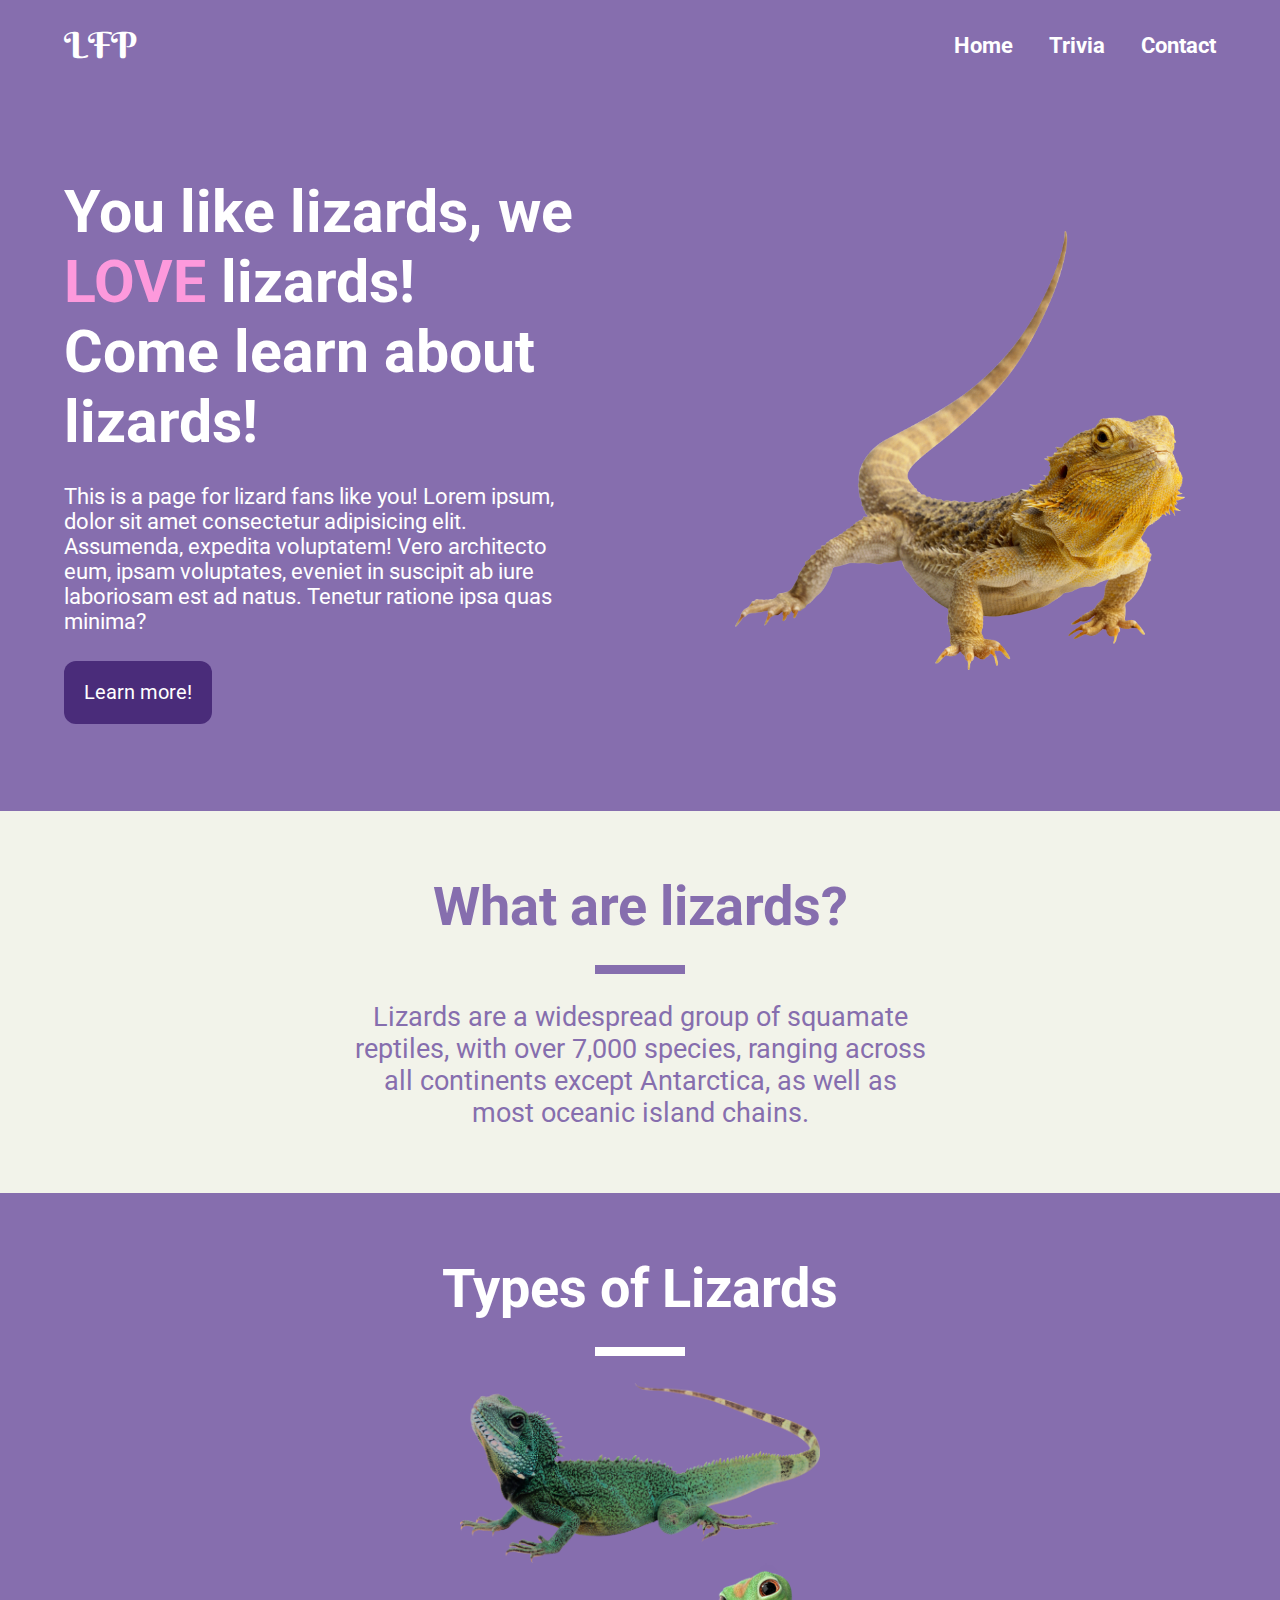
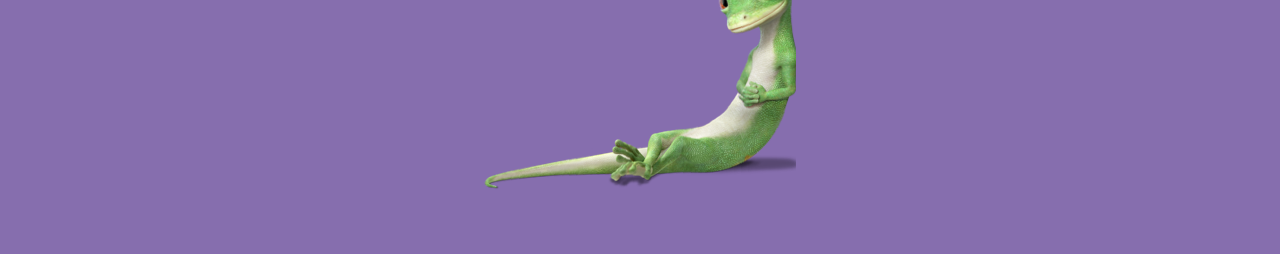
<file: index.html>
<!DOCTYPE html>
<html lang="en">
    <head>
        <meta charset="UTF-8" />
        <meta name="viewport" content="width=device-width, initial-scale=1.0" />
        <title>Lizard Fan Page</title>
        <link rel="stylesheet" href="./resources/styles/index.css" />
        <link rel="stylesheet" href="./resources/styles/globals.css" />
    </head>
    <body>
        <header>
            <nav>
                <a href="index.html" class="logo">LFP</a>
                <div class="row">
                    <a href="index.html">Home</a>
                    <a href="facts.html">Trivia</a>
                    <a href="contact.html">Contact</a>
                </div>
            </nav>
        </header>
        <main>
            <section class="hero">
                <div class="main">
                    <div class="left">
                        <h1>You like lizards, we <span>LOVE</span> lizards! Come learn about lizards!</h1>
                        <p>
                            This is a page for lizard fans like you! Lorem ipsum, dolor sit amet consectetur adipisicing elit. Assumenda, expedita
                            voluptatem! Vero architecto eum, ipsam voluptates, eveniet in suscipit ab iure laboriosam est ad natus. Tenetur ratione ipsa quas
                            minima?
                        </p>
                        <button class="button">Learn more!</button>
                    </div>
                    <div class="right">
                        <img src="./resources/lizard1.png" alt="Lizard" />
                    </div>
                </div>
            </section>
            <section class="page light">
                <p class="title">What are lizards?</p>
                <div class="line"></div>
                <p class="description">
                    Lizards are a widespread group of squamate reptiles, with over 7,000 species, ranging across all continents except Antarctica, as well as
                    most oceanic island chains.
                </p>
            </section>
            <section class="page" id="lizard-types">
                <p class="title">Types of Lizards</p>
                <div class="line"></div>
                <img src="./resources/lizard2.png"/>
                <img src="./resources/lizard3.png"/>
            </section>
        </main>
    </body>
</html>
</file>
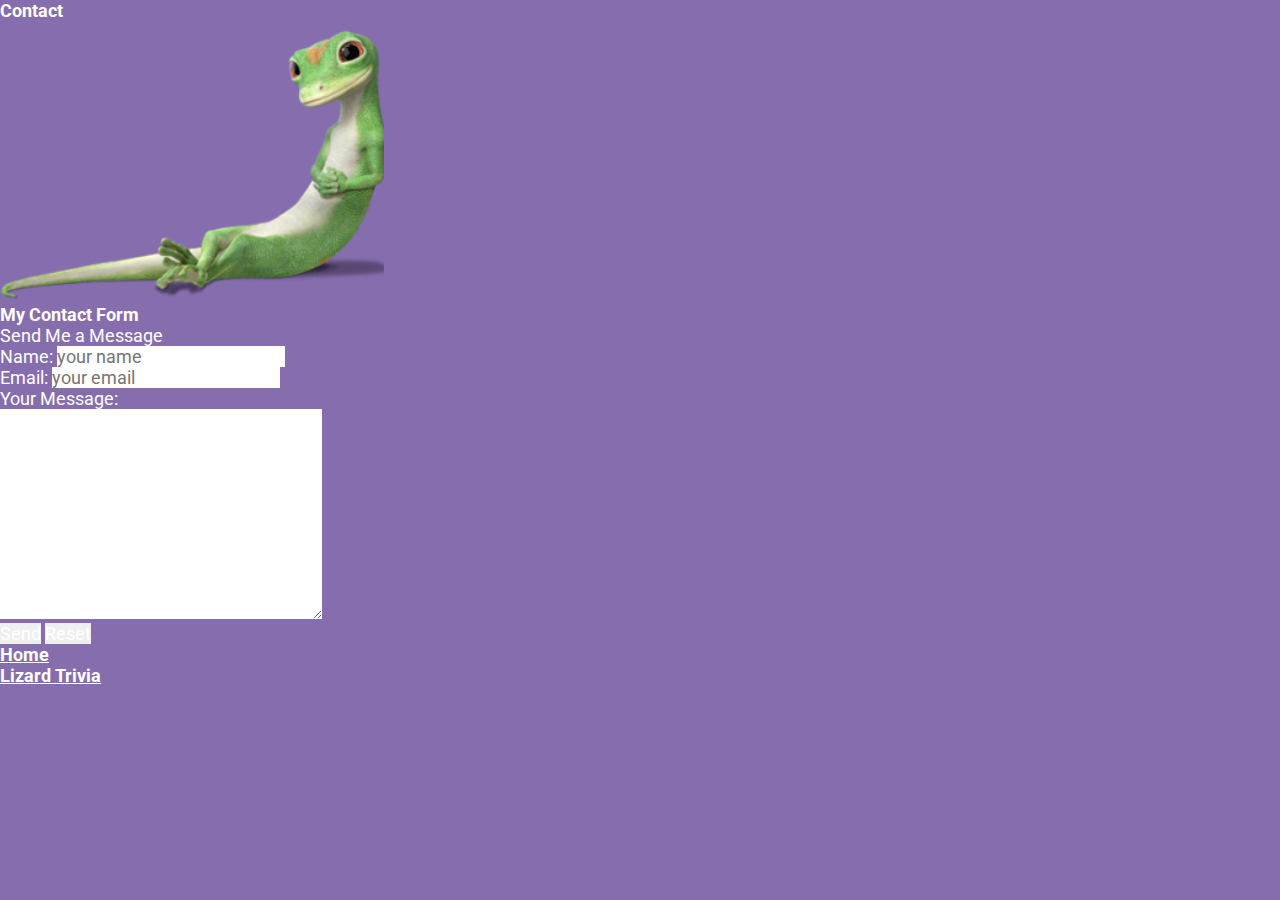
<file: contact.html>
<!DOCTYPE html>
<html lang="en">
<head>
    <meta charset="UTF-8">
    <meta name="viewport" content="width=device-width, initial-scale=1.0">
    <title>Lizard Fan Page</title>
    <link rel="stylesheet" href="./resources/styles/globals.css">
</head>
<body>
    <!-- Welcome Section -->
    <div>
        <h1>Contact</h1>
        <img src="./resources/lizard3.png" alt="Lizard" width="30%" height="30%" />
    </div>
    <!-- Info Section -->
    <h2>My Contact Form</h2>
    <section>
        <form>
            <fieldset>
                <legend>Send Me a Message</legend>
                <p>
                    <label for="name">Name:</label>
                    <input type="text" name="name" id="name" placeholder="your name" required/>
                </p>
                <p>
                    <label for="email">Email:</label>
                    <input type="email" name="email" id="email" placeholder="your email" required/>
                </p>
                <p>
                    <label for="message">Your Message:</label>
                    <br />
                    <textarea name="message" id="message" cols="30" rows="10" placeholder="Type your message here">
                    </textarea>
                </p>
            </fieldset>
            <button type="submit">Send</button>
            <button type="reset">Reset</button>
        </form>
    </section>
    <!-- Navigation Section -->
    <div>
        <nav>
            <ul>
                <li>
                    <a href="index.html"><h3>Home</h3></a>
                </li>
                <li>
                    <a href="facts.html"><h3>Lizard Trivia</h3></a>
                </li>
            </ul>
        </nav>
    </div>
</body>
</html>
</file>
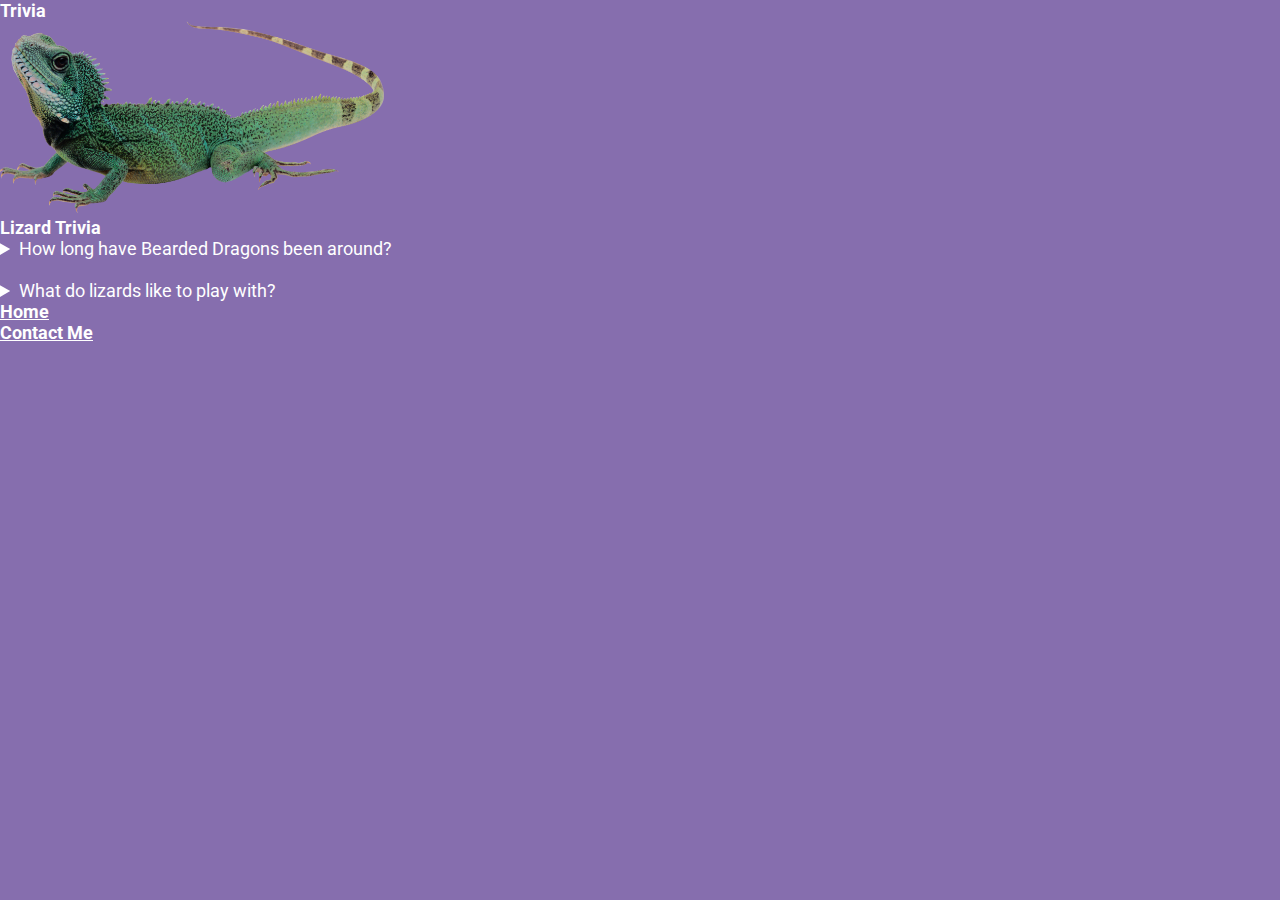
<file: facts.html>
<!DOCTYPE html>
<html lang="en">
<head>
    <meta charset="UTF-8">
    <meta name="viewport" content="width=device-width, initial-scale=1.0">
    <title>Lizard Fan Page</title>
    <link rel="stylesheet" href="./resources/styles/globals.css">
</head>
<body>
    <!-- Welcome Section -->
    <div>
        <h1>Trivia</h1>
        <img src="./resources/lizard2.png" alt="Lizard" width="30%" height="30%" />
    </div>
    <!-- Info Section -->
    <h2>Lizard Trivia</h2>
    <div>
        <details>
            <summary>How long have Bearded Dragons been around?</summary>
            <p>Since the time of dinosaurs!</p>
        </details>
        <br />
        <details>
            <summary>What do lizards like to play with?</summary>
            <p>Mirrors!</p>
        </details>
    </div>
    <!-- Navigation Section -->
    <div>
        <nav>
            <ul>
                <li>
                    <a href="index.html"><h3>Home</h3></a>
                </li>
                <li>
                    <a href="contact.html"><h3>Contact Me</h3></a>
                </li>
            </ul>
        </nav>
    </div>
</body>
</html>
</file>
<file: resources/styles/index.css>
.hero {
    min-height: 80vh;
    width: 100%;
    display: flex;
    flex-direction: column;
    justify-content: center;
    align-items: center;
}

nav {
    width: 100%;
    padding: 1.3em 5%;
    display: flex;
    justify-content: space-between;
    align-items: center;
    gap: 2em;
    z-index: 99;
}

.row {
    display: flex;
    gap: 2em;
}

.row a {
    font-size: 1.2em;
    font-weight: bold;
}

.logo {
    font-size: 2em;
    font-family: Berkshire Swash;
}

nav a {
    text-decoration: none;
}

nav a:hover {
    filter: brightness(90%);
}

.main {
    display: flex;
    flex-wrap: wrap;
}

.left, .right {
    display: flex;
    flex-direction: column;
    justify-content: center;
    gap: 1.5em;
    flex: 1;
    padding: 5%;
    color: white;
}

.left h1 {
    font-size: 3.3em;
}

.left span {
    color: var(--pink);
}

.left p {
    font-size: 1.2em;
}

.right {
    align-items: center;
}

.right img {
    max-width: 25em;
}

.button {
    background-color: var(--darkpurple);
    color: white;
    padding: 1em;
    max-width: fit-content;
    border-radius: 12px;
    font-size: 1.1em;
    cursor: pointer;
}

.button:hover {
    filter: brightness(90%);
}

.page {
    display: flex;
    flex-direction: column;
    align-items: center;
    padding: 5%;
}

.light {
    background-color: var(--white);
    color: var(--purple);
}

.page .title {
    font-size: 3em;
    font-weight: bold;
    color: inherit;
}

.page .line {
    width: 5em;
    height: .5em;
    margin: 1.5em;
    background-color: white;
}

.light .line {
    background-color: var(--purple);
}

.description {
    max-width: 50%;
    text-align: center;
    font-size: 1.5em;
    color: inherit;
}

#lizard-types img {
    max-width: 20em;
}
</file>
<file: resources/styles/globals.css>
@import url('https://fonts.googleapis.com/css2?family=Berkshire+Swash&family=Roboto:wght@400;700&display=swap');

* {
    position: relative;
    margin: 0;
    padding: 0;
    outline: none;
    border: none;
    box-sizing: border-box;
    font-family: Roboto;
    color: white;
    font-size: 18px;
}

:root {
    --purple: #866eae;
    --white: #f2f3ea;
    --darkpurple: #4A2C7A;
    --pink: #FD99DC;
}

body {
    background-color: var(--purple);
}

span {
    font-size: inherit;
}
</file>
